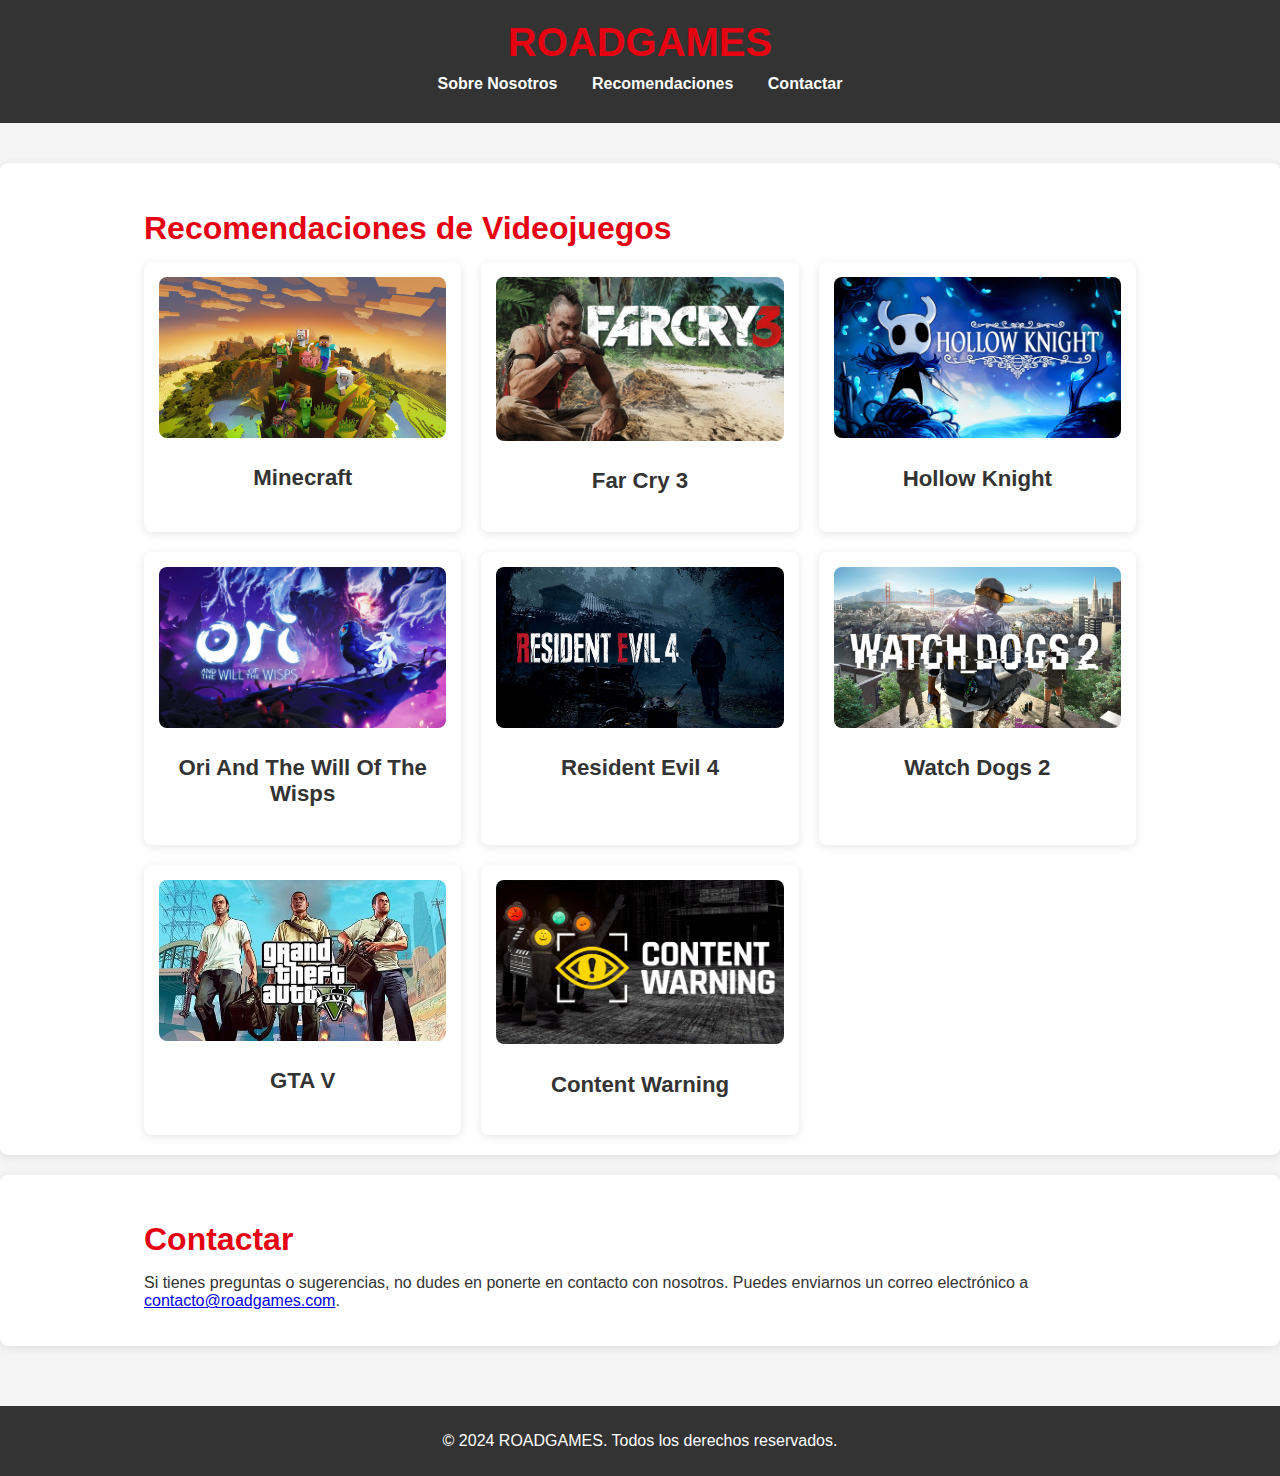
<file: index.htm>
<!DOCTYPE html>
<html lang="es">
<head>
    <meta charset="UTF-8">
    <meta name="viewport" content="width=device-width, initial-scale=1.0">
    <title>ROADGAMES</title>
    <link rel="stylesheet" href="index.css">
</head>
<body>
    <header> 
        <div class="container">
            <h1>ROADGAMES</h1>
            <nav>
                <ul>
                    <li><a href="about-us.html">Sobre Nosotros</a></li>
                    <li><a href="#recommendations">Recomendaciones</a></li>
                    <li><a href="#contact">Contactar</a></li>
                </ul>

                </div>
            </nav>
        </div>
    </header>
    <main>
        <section id="recommendations">
            <div class="container">
                <h2>Recomendaciones de Videojuegos</h2>
                <div class="game-grid">
                    <a href="minecraft.html" class="game-card">
                        <img src="minecraft-2501349.jpg" alt="Minecraft">
                        <h3>Minecraft</h3>
                    </a>
                    <a href="farcry3.html" class="game-card">
                        <img src="Far cry 3.jpg" alt="Far Cry 3">
                        <h3>Far Cry 3</h3>
                    </a>
                    <a href="link-a-juego3.html" class="game-card">
                        <img src="Hollow Knight.jpeg" alt="Hollow Knight">
                        <h3>Hollow Knight</h3>
                    </a>
                    <a href="link-a-juego4.html" class="game-card">
                        <img src="Ori .jpeg" alt="Ori And The Will Of The Wisps">
                        <h3>Ori And The Will Of The Wisps</h3>
                    </a>
                    <a href="residentevil4.html" class="game-card">
                        <img src="Resident evil 4.jpg" alt="Resident Evil 4">
                        <h3>Resident Evil 4</h3>
                    </a>
                    <a href="wd2.html" class="game-card">
                        <img src="WAtch dogs 2.jpg" alt="Watch Dogs 2">
                        <h3>Watch Dogs 2</h3>
                    </a>
                    <a href="link-a-juego7.html" class="game-card">
                        <img src="GTa5.jpg" alt="GTA V">
                        <h3>GTA V</h3>
                    </a>
                    <a href="link-a-juego8.html" class="game-card">
                        <img src="content warning.jpg" alt="Content Warning">
                        <h3>Content Warning</h3>
                    </a>
                </div>
            </div>
        </section>
        <section id="contact">
            <div class="container">
                <h2>Contactar</h2>
                <p>Si tienes preguntas o sugerencias, no dudes en ponerte en contacto con nosotros. Puedes enviarnos un correo electrónico a <a href="mailto:contacto@roadgames.com">contacto@roadgames.com</a>.</p>
            </div>
        </section>
    </main>
    <footer>
        <div class="container">
            <p>&copy; 2024 ROADGAMES. Todos los derechos reservados.</p>
        </div>
    </footer>
    <script src="index.js"></script>
</body>
</html>
</file>
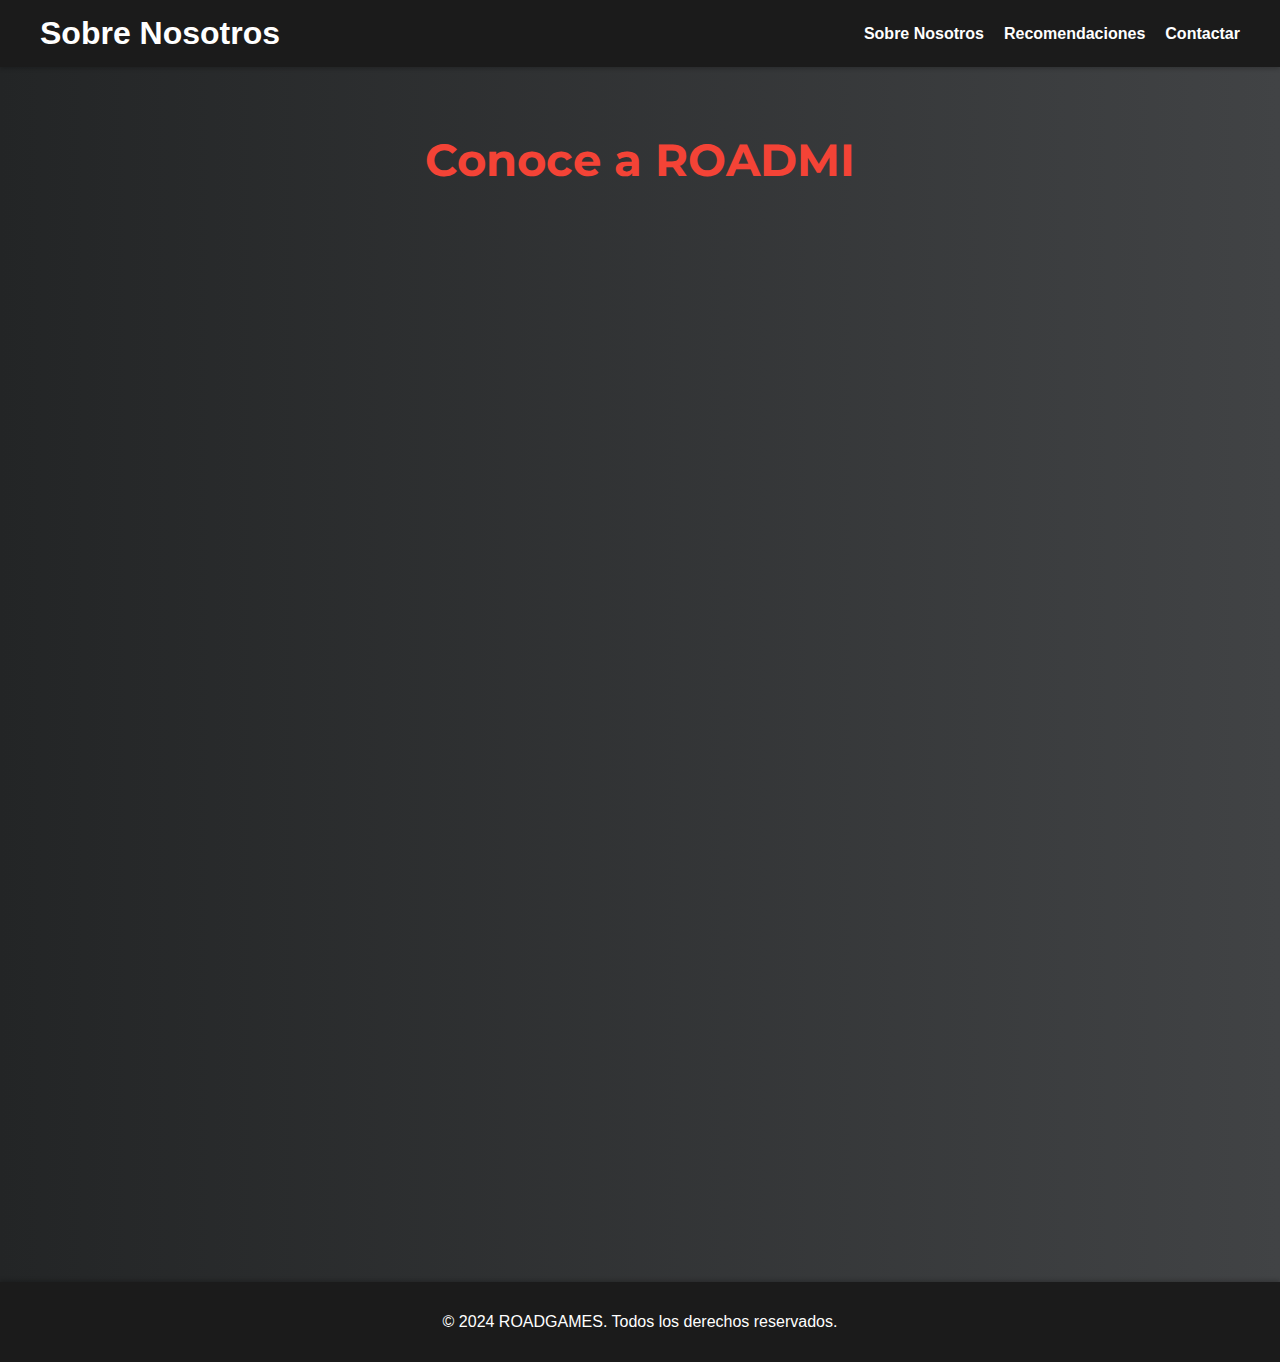
<file: about-us.html>
<!DOCTYPE html>
<html lang="es">
<head>
    <meta charset="UTF-8">
    <meta name="viewport" content="width=device-width, initial-scale=1.0">
    <title>Sobre Nosotros - ROADGAMES</title>
    <link rel="stylesheet" href="about-us.css">
    <link href="https://fonts.googleapis.com/css2?family=Montserrat:wght@400;700&display=swap" rel="stylesheet">

</head>
<body>
    <header>
        <div class="container">
            <h1>Sobre Nosotros</h1>
            <nav>
                <ul>
                    <li><a href="#about">Sobre Nosotros</a></li>
                    <li><a href="index.htm">Recomendaciones</a></li>
                    <li><a href="index.htm">Contactar</a></li>
                </ul>
            </nav>
        </div>
    </header>
    <main>
        <section id="about">
            <div class="container">
                <div class="text-animation">
                    <h2>Conoce a ROADMI</h2> <br>
                    <p>Hola, soy ROADMI, el apasionado creador detrás de ROADGAMES. Mi viaje en el mundo de los videojuegos comenzó a una edad temprana, cuando descubrí el poder de la inmersión y la creatividad que ofrecen los juegos. Desde entonces, he dedicado mi vida a explorar el universo gamer y tome la decisión de compartir mis descubrimientos con todos ustedes.</p><br>
                    <p>En ROADGAMES, no solo comparto recomendaciones, sino que también ofrezco análisis, revisiones detalladas y guías útiles que ayudarán a los jugadores a encontrar su próxima gran aventura. Mi objetivo es crear un espacio donde los jugadores puedan encontrar información confiable y entretenida sobre los videojuegos.</p><br>
                    <p>Mi amor por los videojuegos va más allá del simple entretenimiento; creo que los juegos tienen el poder de unir a las personas, estimular la mente y proporcionar experiencias inolvidables. Con ROADGAMES, quiero asegurarme de que cada jugador pueda encontrar algo que resuene con ellos y enriquezca su experiencia de juego.</p><br>
                    <p>Agradezco profundamente el apoyo de la comunidad y me esfuerzo cada día para ofrecer contenido de la más alta calidad. Espero que disfrutes de ROADGAMES tanto como yo disfruto creando contenido para ti.</p><br>
                    <p>¡Gracias por ser parte de esta emocionante aventura en el mundo de los videojuegos!</p>
                </div>
            </div>
        </section>
    </main>
            <br><br><br><br><br><br><br><br><br><br><br><br>
    <footer>
        <div class="container">
            <p>&copy; 2024 ROADGAMES. Todos los derechos reservados.</p>
        </div>
    </footer>
    <script src="about-us.js"></script>
</body>
</html>
</file>
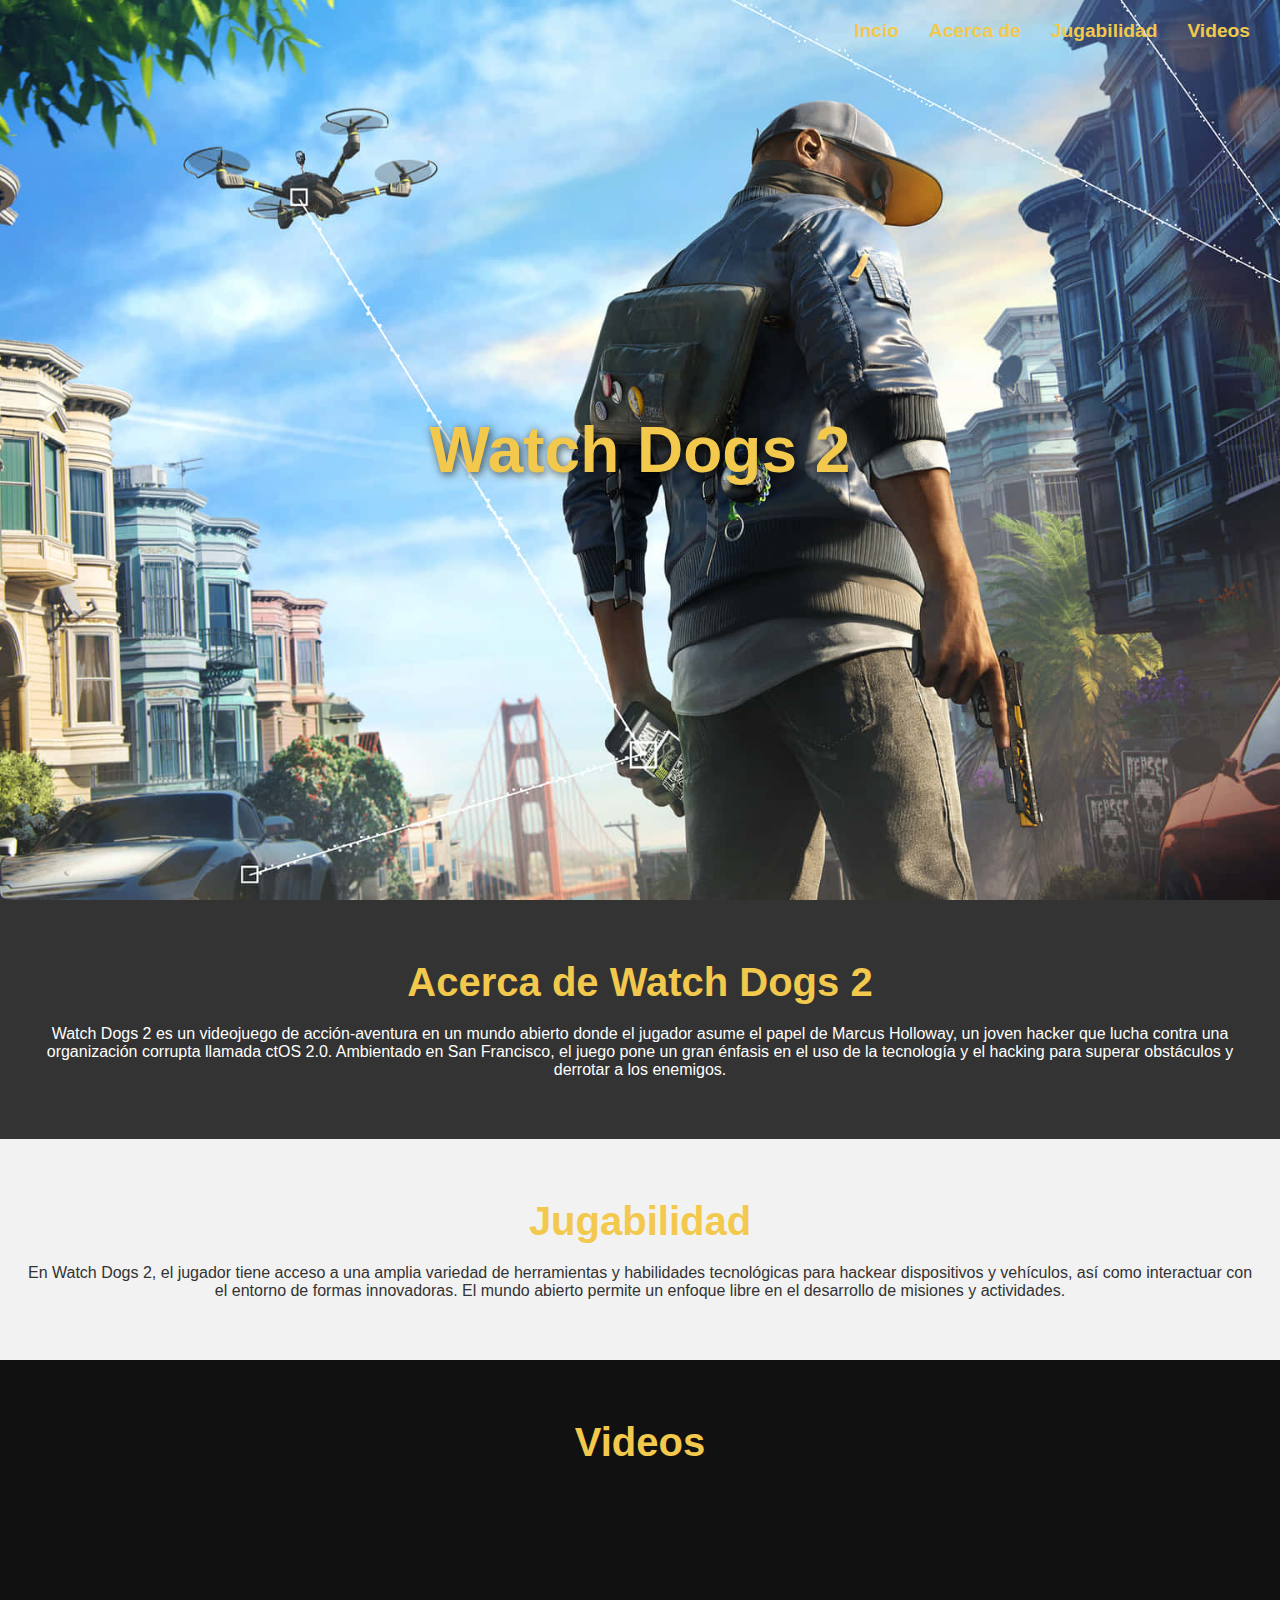
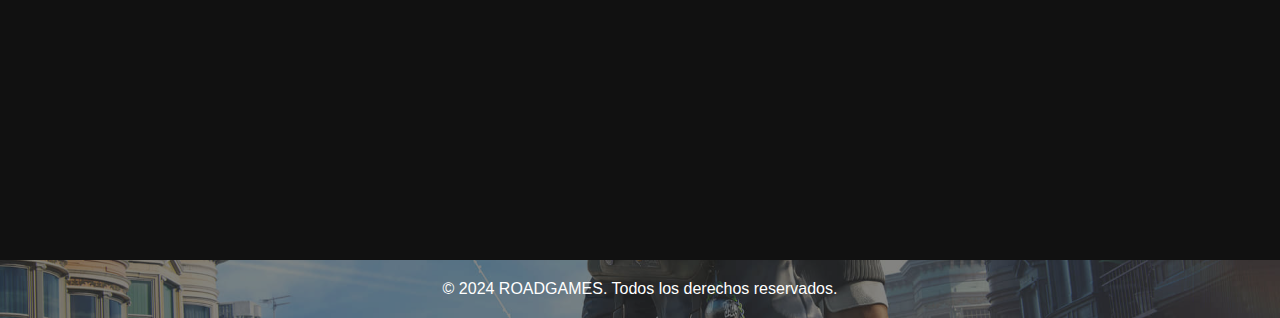
<file: wd2.html>
<!DOCTYPE html>
<html lang="es">
<head>
    <meta charset="UTF-8">
    <meta name="viewport" content="width=device-width, initial-scale=1.0">
    <title>ROADGAMES - Watch Dogs 2</title>
    <link rel="stylesheet" href="wd2.css">
</head>
<body>

    <header id="main-header">
        <div class="overlay"></div>
        <h1>Watch Dogs 2</h1>
        <nav>
            <ul>
                <li><a href="index.htm">Incio</a></li>
                <li><a href="#about">Acerca de</a></li>
                <li><a href="#gameplay">Jugabilidad</a></li>
                <li><a href="#videos">Videos</a></li>
            </ul>
        </nav>
    </header>

    <section id="about">
        <h2>Acerca de Watch Dogs 2</h2>
        <p>Watch Dogs 2 es un videojuego de acción-aventura en un mundo abierto donde el jugador asume el papel de Marcus Holloway, un joven hacker que lucha contra una organización corrupta llamada ctOS 2.0. Ambientado en San Francisco, el juego pone un gran énfasis en el uso de la tecnología y el hacking para superar obstáculos y derrotar a los enemigos.</p>
    </section>

    <section id="gameplay">
        <h2>Jugabilidad</h2>
        <p>En Watch Dogs 2, el jugador tiene acceso a una amplia variedad de herramientas y habilidades tecnológicas para hackear dispositivos y vehículos, así como interactuar con el entorno de formas innovadoras. El mundo abierto permite un enfoque libre en el desarrollo de misiones y actividades.</p>
    </section>

    <section id="videos">
        <h2>Videos</h2>
        <div class="video-container">
            <iframe src="https://www.youtube.com/embed/VIDEO_ID_1" frameborder="0" allowfullscreen></iframe>
            <iframe src="https://www.youtube.com/embed/VIDEO_ID_2" frameborder="0" allowfullscreen></iframe>
            <iframe src="https://www.youtube.com/embed/VIDEO_ID_3" frameborder="0" allowfullscreen></iframe>
        </div>
    </section>

    <footer>
        <div class="footer-background"></div>
        <div class="footer-content">
            <p>&copy; 2024 ROADGAMES. Todos los derechos reservados.</p>
    </footer>

    <script src="wd2.js"></script>
</body>
</html>
</file>
<file: index.css>
/* index.css */

body {
    font-family: 'Arial', sans-serif;
    color: #333;
    background-color: #f5f5f5;
    margin: 0;
    padding: 0;
}

.container {
    width: 80%;
    margin: 0 auto;
}

header {
    background-color: #333;
    color: #e60012; /* Rojo para el nombre de la página */
    padding: 20px 0;
    text-align: center;
}

header h1 {
    margin: 0;
    font-size: 2.5em; /* Ajuste para un tamaño de fuente más grande */
}

nav ul {
    list-style: none;
    padding: 0;
    margin: 10px 0;
}

nav ul li {
    display: inline;
    margin: 0 15px;
}

nav ul li a {
    color: #fff;
    text-decoration: none;
    font-weight: bold;
    transition: color 0.3s ease, text-shadow 0.3s ease; /* Agrega una transición suave para el color y sombra del texto */
}

nav ul li a:hover {
    color: #e60012; /* Color rojo para el hover del enlace */
    text-decoration: underline;
    text-shadow: 1px 1px 2px rgba(0, 0, 0, 0.5); /* Agrega una sombra sutil al texto en hover */
}

main {
    padding: 40px 0;
}

section {
    background: #fff;
    border-radius: 8px;
    padding: 20px;
    margin-bottom: 20px;
    box-shadow: 0 2px 10px rgba(0, 0, 0, 0.1);
}

h2 {
    color: #e60012; /* Rojo para los títulos de sección */
    font-size: 2em; /* Ajuste para un tamaño de fuente más grande */
    margin-bottom: 15px;
}

.game-grid {
    display: grid;
    font-family: 'Gill Sans', 'Gill Sans MT', Calibri, 'Trebuchet MS', sans-serif;
    font-size: 19px;
    grid-template-columns: repeat(auto-fill, minmax(250px, 1fr));
    gap: 20px;
}

.game-card {
    background: #fff;
    border-radius: 8px;
    box-shadow: 0 2px 10px rgba(0, 0, 0, 0.1);
    padding: 15px;
    text-align: center;
    transition: transform 0.3s ease, box-shadow 0.3s ease;
    text-decoration: none;
    color: inherit;
}

.game-card img {
    width: 100%;
    height: auto;
    border-radius: 8px;
}

.game-card:hover {
    transform: scale(1.05);
    box-shadow: 0 4px 20px rgba(0, 0, 0, 0.2);
}

/* Estilos existentes */

header {
    background-color: #333;
    color: #e60012; /* Rojo para el nombre de la página */
    padding: 20px 0;
    text-align: center;
    position: relative; /* Necesario para el posicionamiento absoluto de los botones */
}

.header-buttons {
    position: absolute;
    top: 20px; /* Ajusta según sea necesario */
    right: 20px; /* Ajusta según sea necesario */
}

.header-buttons .btn {
    display: inline-block;
    background-color: #e60012; /* Rojo para los botones */
    color: #fff;
    padding: 10px 20px;
    margin: 0 5px;
    border-radius: 5px;
    text-decoration: none;
    font-weight: bold;
    transition: background-color 0.3s ease, transform 0.3s ease;
}

.header-buttons .btn:hover {
    background-color: #c70039; /* Rojo oscuro al pasar el ratón */
    transform: scale(1.05); /* Aumento del tamaño al pasar el ratón */
}


footer {
    background-color: #333;
    color: #fff;
    text-align: center;
    padding: 10px 0;
}
</file>
<file: about-us.css>
@import url('https://fonts.googleapis.com/css2?family=Montserrat:wght@400;700&display=swap');

body {
    font-family: 'Roboto', sans-serif;
    margin: 0;
    padding: 0;
    background: linear-gradient(to right, #232526, #414345);
    color: #f4f4f4;
}

header {
    background: #1b1b1b;
    color: #fff;
    padding: 15px 0;
    box-shadow: 0 2px 4px rgba(0,0,0,0.2);
}

header .container {
    display: flex;
    justify-content: space-between;
    align-items: center;
    padding: 0 20px;
}

header h1 {
    margin: 0;
    font-size: 2em;
}

header nav ul {
    list-style: none;
    margin: 0;
    padding: 0;
    display: flex;
}

header nav ul li {
    margin-left: 20px;
}

header nav ul li a {
    color: #fff;
    text-decoration: none;
    font-weight: bold;
    transition: color 0.3s ease;
}

header nav ul li a:hover {
    color: #f44336;
}

main {
    padding: 20px;
    font-family: 'Segoe UI', Tahoma, Geneva, Verdana, sans-serif;
    font-size:18px;
}

.container {
    max-width: 1200px;
    margin: 0 auto;
}

h2 {
    font-size: 2.5em;
    font-family: 'Montserrat', sans-serif;
    margin-bottom: 20px;
    text-align: center;
    color: #f44336;
}

.text-animation {
    padding: 0 20px;
    line-height: 1.6;
}

.text-animation p {
    background: rgba(25, 25, 25, 0.8); /* Color oscuro con opacidad */
    padding: 15px; /* Espaciado interno para mejorar la legibilidad */
    border-radius: 8px; /* Bordes redondeados para un diseño más suave */
    margin-bottom: 20px;
    opacity: 0;
    transform: translateY(-30px);
    animation: slideIn 1s ease-out forwards;
    color: #f4f4f4; /* Color del texto para mejor contraste */
    transition: color 0.3s ease, transform 0.3s ease; /* Transición suave para el color y el levantamiento */
}

.text-animation p:nth-child(1) {
    animation-delay: 0.2s;
}

.text-animation p:nth-child(2) {
    animation-delay: 0.4s;
}

.text-animation p:nth-child(3) {
    animation-delay: 0.6s;
}

.text-animation p:nth-child(4) {
    animation-delay: 0.8s;
}

.text-animation p:nth-child(5) {
    animation-delay: 1s;
}

@keyframes slideIn {
    from {
        opacity: 0;
        transform: translateY(-30px);
    }
    to {
        opacity: 1;
        transform: translateY(0);
    }
}

footer {
    background: #1b1b1b;
    color: #fff;
    text-align: center;
    padding: 15px 0;
    box-shadow: 0 -2px 4px rgba(0,0,0,0.2);
}
</file>
<file: wd2.css>
/* Reset básico */
* {
    margin: 0;
    padding: 0;
    box-sizing: border-box;
}

body {
    font-family: 'Arial', sans-serif;
    background-color: #f1f1f1;
    color: #333;
}

/* Encabezado */
#main-header {
    position: relative;
    height: 100vh;
    background: url('watch-dogs-2-4kwsrf.jpg') no-repeat center center;
    background-size: cover;
    display: flex;
    justify-content: center;
    align-items: center;
    text-align: center;
}

#main-header h1 {
    font-size: 4rem;
    color: #f2c94c; 
    text-shadow: 2px 2px 10px rgba(0, 0, 0, 0.7);
    z-index: 2;
    text-align: center;
    transition: color 0.3s; /* Transición para el efecto de hover */
}

/* Efecto de hover en h1 */
#main-header h1:hover {
    color: #ff4c4c; /* Rojo */
}

/* Navegación */
#main-header nav ul {
    list-style: none;
    position: absolute;
    top: 20px;
    right: 30px;
    display: flex;
    gap: 30px;
    z-index: 2;
}

#main-header nav ul li {
    display: inline;
}

#main-header nav ul li a {
    color: #f2c94c; /* Amarillo clásico */
    font-size: 1.2rem;
    text-decoration: none;
    font-weight: bold;
    transition: color 0.3s, transform 0.3s; /* Añadir la transición para el hover */
}

/* Sección Acerca de */
#about {
    padding: 60px 20px;
    background-color: #333;
    color: #fff;
    text-align: center;
}

#about h2 {
    font-size: 2.5rem;
    margin-bottom: 20px;
    color: #f2c94c;
}

/* Sección Jugabilidad */
#gameplay {
    padding: 60px 20px;
    background-color: #f2f2f2;
    color: #333;
    text-align: center;
}

#gameplay h2 {
    font-size: 2.5rem;
    margin-bottom: 20px;
    color: #f2c94c;
}

/* Sección Videos */
#videos {
    padding: 60px 20px;
    background-color: #111;
    color: #fff;
    text-align: center;
}

#videos h2 {
    font-size: 2.5rem;
    color: #f2c94c;
    margin-bottom: 20px;
}

.video-container {
    display: flex;
    justify-content: center;
    gap: 20px;
}

.video-container iframe {
    width: 560px;
    height: 315px;
    border-radius: 10px;
    transition: transform 0.3s;
}

.video-container iframe:hover {
    transform: scale(1.05);
}

/* Footer */
footer {
    position: relative;
    background-color: #333;
    color: #fff;
    text-align: center;
    padding: 20px 0;
}

.footer-background {
    position: absolute;
    top: 0;
    left: 0;
    width: 100%;
    height: 100%;
    background: url('watch-dogs-2-4kwsrf.jpg') no-repeat center center;
    background-size: cover;
    opacity: 0.4;
    z-index: 1;
}

.footer-content {
    position: relative;
    z-index: 2;
}

/* Efectos de Scroll y Hover */
@media screen and (max-width: 768px) {
    .video-container {
        flex-direction: column;
    }
}
</file>
